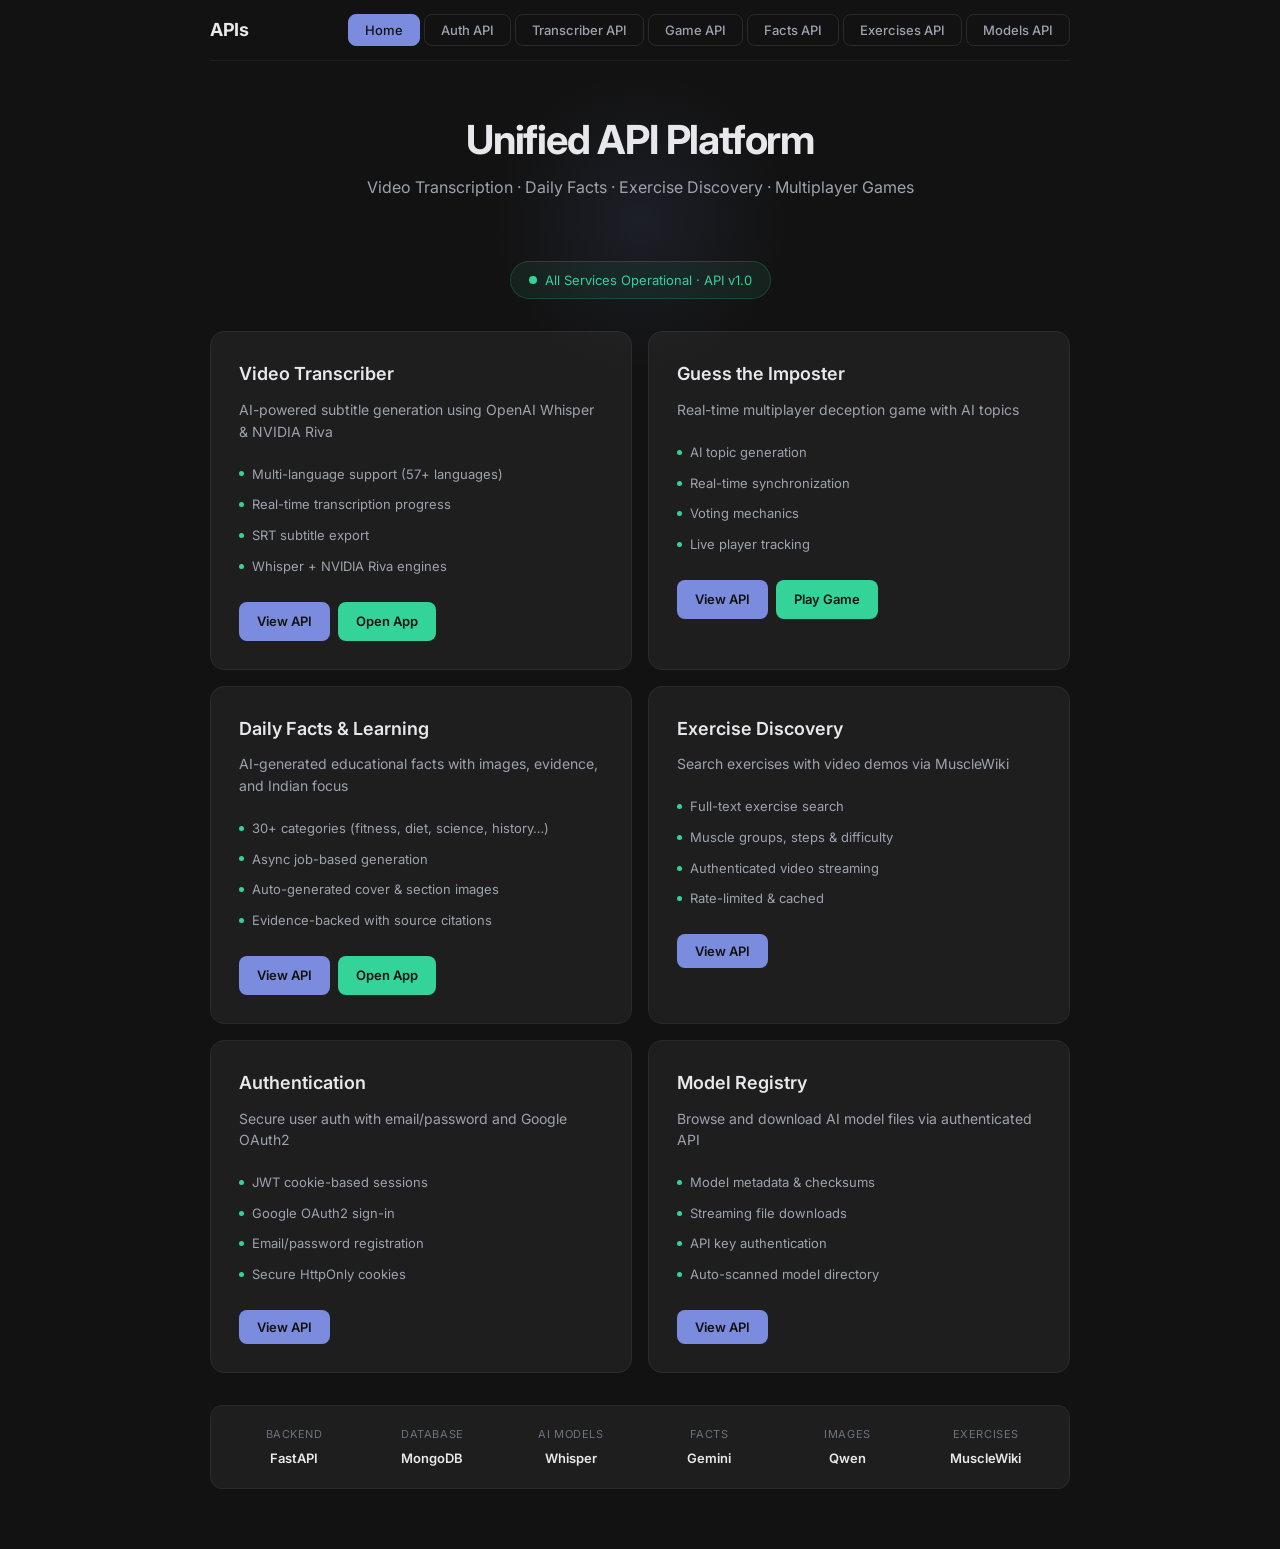
<file: app/templates/home.html>
<!DOCTYPE html>
<html lang="en">

<head>
    <meta charset="UTF-8">
    <meta name="viewport" content="width=device-width, initial-scale=1.0">
    <title>Unified API Platform</title>
    <meta name="description" content="Unified API platform">
    <link rel="preconnect" href="https://fonts.googleapis.com">
    <link rel="preconnect" href="https://fonts.gstatic.com" crossorigin>
    <link
        href="https://fonts.googleapis.com/css2?family=Inter:wght@400;500;600;700&family=JetBrains+Mono:wght@400;500&display=swap"
        rel="stylesheet">
    <style>
        /* ── Reset ─────────────────────────────────────────── */
        *,
        *::before,
        *::after {
            margin: 0;
            padding: 0;
            box-sizing: border-box;
        }

        html {
            font-size: 16px;
            -webkit-font-smoothing: antialiased;
        }

        body {
            font-family: 'Inter', -apple-system, BlinkMacSystemFont, 'Segoe UI', sans-serif;
            background: #121212;
            color: #E8E8EC;
            min-height: 100vh;
            line-height: 1.6;
        }

        /* ── Layout ────────────────────────────────────────── */
        .shell {
            max-width: 900px;
            margin: 0 auto;
            padding: 0 20px 60px;
        }

        /* ── Navbar ────────────────────────────────────────── */
        .navbar {
            display: flex;
            align-items: center;
            justify-content: space-between;
            padding: 14px 0;
            position: sticky;
            top: 0;
            z-index: 50;
            background: #121212;
            border-bottom: 1px solid #1E1E1E;
        }

        .nav-logo {
            font-weight: 700;
            font-size: 18px;
            letter-spacing: -0.02em;
            color: #E8E8EC;
        }

        .nav-tabs {
            display: flex;
            gap: 4px;
        }

        .tab-btn {
            padding: 7px 16px;
            border: 1px solid #2A2A2E;
            border-radius: 8px;
            background: transparent;
            color: #9CA3AF;
            font-family: inherit;
            font-size: 0.8125rem;
            font-weight: 500;
            cursor: pointer;
            transition: all 0.2s;
        }

        .tab-btn:hover {
            background: #1E1E1E;
            color: #E8E8EC;
            border-color: #3A3A3E;
        }

        .tab-btn.active {
            background: #7B8CDE;
            color: #121212;
            border-color: #7B8CDE;
        }

        /* ── Panels ────────────────────────────────────────── */
        .panel {
            display: none;
            animation: fadeUp 0.3s ease;
        }

        .panel.active {
            display: block;
        }

        @keyframes fadeUp {
            from {
                opacity: 0;
                transform: translateY(6px)
            }

            to {
                opacity: 1;
                transform: translateY(0)
            }
        }

        /* ── Hero ──────────────────────────────────────────── */
        .hero {
            text-align: center;
            padding: 56px 0 36px;
            position: relative;
        }

        .hero-glow {
            position: absolute;
            top: 10px;
            left: 50%;
            transform: translateX(-50%);
            width: 300px;
            height: 300px;
            background: radial-gradient(circle, rgba(123, 140, 222, 0.1) 0%, transparent 70%);
            border-radius: 50%;
            pointer-events: none;
        }

        .hero h1 {
            font-size: 2.5rem;
            font-weight: 700;
            letter-spacing: -0.03em;
            line-height: 1.15;
            margin-bottom: 12px;
            position: relative;
        }

        .hero p {
            color: #9CA3AF;
            font-size: 1rem;
            position: relative;
        }

        /* ── Status Badge ──────────────────────────────────── */
        .status-badge {
            display: inline-flex;
            align-items: center;
            gap: 8px;
            background: rgba(52, 211, 153, 0.08);
            border: 1px solid rgba(52, 211, 153, 0.2);
            border-radius: 20px;
            padding: 8px 18px;
            font-size: 0.8125rem;
            color: #34D399;
            margin: 24px 0 32px;
        }

        .status-dot {
            width: 8px;
            height: 8px;
            border-radius: 50%;
            background: #34D399;
            animation: pulse 2s infinite;
        }

        @keyframes pulse {

            0%,
            100% {
                opacity: 1
            }

            50% {
                opacity: 0.4
            }
        }

        /* ── Service Cards ─────────────────────────────────── */
        .services-grid {
            display: grid;
            grid-template-columns: 1fr 1fr;
            gap: 16px;
            margin-bottom: 32px;
        }

        .service-card {
            background: #1E1E1E;
            border: 1px solid #2A2A2E;
            border-radius: 14px;
            padding: 28px;
            transition: all 0.25s;
        }

        .service-card:hover {
            border-color: #3A3A3E;
            box-shadow: 0 4px 20px rgba(0, 0, 0, 0.3);
            transform: translateY(-2px);
        }

        .service-card h3 {
            font-size: 1.125rem;
            font-weight: 600;
            margin-bottom: 10px;
        }

        .service-card p {
            color: #9CA3AF;
            font-size: 0.875rem;
            margin-bottom: 16px;
            line-height: 1.55;
        }

        .feature-list {
            list-style: none;
            margin-bottom: 20px;
        }

        .feature-list li {
            padding: 5px 0;
            color: #9CA3AF;
            font-size: 0.8125rem;
            display: flex;
            align-items: center;
            gap: 8px;
        }

        .feature-list li::before {
            content: "";
            width: 5px;
            height: 5px;
            border-radius: 50%;
            background: #34D399;
            flex-shrink: 0;
        }

        .card-actions {
            display: flex;
            gap: 8px;
            flex-wrap: wrap;
        }

        /* ── Buttons ───────────────────────────────────────── */
        .btn {
            display: inline-flex;
            align-items: center;
            gap: 6px;
            padding: 9px 18px;
            border: none;
            border-radius: 8px;
            font-family: inherit;
            font-size: 0.8125rem;
            font-weight: 600;
            cursor: pointer;
            text-decoration: none;
            transition: all 0.2s;
        }

        .btn-accent {
            background: #7B8CDE;
            color: #121212;
        }

        .btn-accent:hover {
            background: #8E9DE6;
            box-shadow: 0 2px 12px rgba(123, 140, 222, 0.25);
        }

        .btn-green {
            background: #34D399;
            color: #121212;
        }

        .btn-green:hover {
            background: #4ADE80;
        }

        .btn-ghost {
            background: #1E1E1E;
            color: #E8E8EC;
            border: 1px solid #2A2A2E;
        }

        .btn-ghost:hover {
            background: #2A2A2E;
        }

        /* ── Tech Strip ────────────────────────────────────── */
        .tech-strip {
            background: #1E1E1E;
            border: 1px solid #2A2A2E;
            border-radius: 12px;
            padding: 20px;
            display: grid;
            grid-template-columns: repeat(6, 1fr);
            gap: 12px;
        }

        .tech-item {
            text-align: center;
        }

        .tech-label {
            font-size: 0.6875rem;
            color: #6B7280;
            text-transform: uppercase;
            letter-spacing: 0.05em;
            margin-bottom: 4px;
        }

        .tech-val {
            font-size: 0.8125rem;
            font-weight: 600;
            color: #E8E8EC;
        }

        /* ── API Docs Panels ───────────────────────────────── */
        .docs-card {
            background: #1E1E1E;
            border: 1px solid #2A2A2E;
            border-radius: 14px;
            padding: 28px;
            margin-top: 20px;
        }

        .docs-card h2 {
            font-size: 1.375rem;
            font-weight: 700;
            margin-bottom: 4px;
        }

        .docs-card .subtitle {
            color: #9CA3AF;
            font-size: 0.875rem;
            margin-bottom: 24px;
        }

        .section-title {
            font-size: 0.875rem;
            font-weight: 600;
            color: #7B8CDE;
            text-transform: uppercase;
            letter-spacing: 0.04em;
            padding-bottom: 8px;
            border-bottom: 1px solid #2A2A2E;
            margin: 28px 0 16px;
        }

        .section-title:first-of-type {
            margin-top: 0;
        }

        /* Endpoint blocks */
        .endpoint-block {
            margin-bottom: 20px;
        }

        .endpoint-block h4 {
            font-size: 0.875rem;
            font-weight: 600;
            margin-bottom: 6px;
        }

        .endpoint-line {
            display: flex;
            align-items: center;
            gap: 10px;
            background: #151518;
            border-radius: 8px;
            padding: 10px 14px;
            font-family: 'JetBrains Mono', monospace;
            font-size: 0.8125rem;
            margin-bottom: 4px;
            overflow-x: auto;
        }

        .method-badge {
            padding: 2px 8px;
            border-radius: 4px;
            font-size: 0.6875rem;
            font-weight: 700;
            letter-spacing: 0.03em;
            flex-shrink: 0;
        }

        .method-badge.post {
            background: rgba(248, 113, 113, 0.12);
            color: #F87171;
        }

        .method-badge.get {
            background: rgba(52, 211, 153, 0.12);
            color: #34D399;
        }

        .method-badge.delete {
            background: rgba(245, 158, 11, 0.12);
            color: #F59E0B;
        }

        .endpoint-path {
            color: #9CA3AF;
        }

        .endpoint-desc {
            color: #6B7280;
            font-size: 0.8125rem;
            margin-top: 4px;
        }

        /* Info box */
        .info-box {
            background: #151518;
            border: 1px solid #2A2A2E;
            border-radius: 10px;
            padding: 16px 18px;
            margin: 12px 0;
        }

        .info-box p {
            color: #9CA3AF;
            font-size: 0.8125rem;
            margin-bottom: 4px;
        }

        .info-box p:last-child {
            margin-bottom: 0;
        }

        .info-box strong {
            color: #E8E8EC;
        }

        /* Code blocks */
        pre {
            background: #151518;
            border: 1px solid #2A2A2E;
            border-radius: 8px;
            padding: 14px;
            overflow-x: auto;
            margin: 8px 0;
            font-family: 'JetBrains Mono', monospace;
            font-size: 0.75rem;
            color: #34D399;
            line-height: 1.6;
        }

        code {
            font-family: 'JetBrains Mono', monospace;
            font-size: 0.8125rem;
            background: #222226;
            padding: 2px 6px;
            border-radius: 4px;
            color: #7B8CDE;
        }

        /* Category chips */
        .chip-row {
            display: flex;
            flex-wrap: wrap;
            gap: 8px;
            margin: 8px 0;
        }

        .chip {
            background: #222226;
            border: 1px solid #2A2A2E;
            border-radius: 16px;
            padding: 5px 14px;
            font-size: 0.75rem;
            color: #9CA3AF;
        }

        /* ── Responsive ────────────────────────────────────── */
        @media(max-width:700px) {
            .services-grid {
                grid-template-columns: 1fr;
            }

            .tech-strip {
                grid-template-columns: repeat(2, 1fr);
            }

            .hero h1 {
                font-size: 1.75rem;
            }

            .navbar {
                flex-direction: column;
                gap: 10px;
            }

            .nav-tabs {
                flex-wrap: wrap;
                justify-content: center;
            }
        }
    </style>
</head>

<body>
    <div class="shell">
        <nav class="navbar">
            <span class="nav-logo">APIs</span>
            <div class="nav-tabs">
                <button class="tab-btn active" data-tab="home" onclick="switchTab('home')">Home</button>
                <button class="tab-btn" data-tab="auth" onclick="switchTab('auth')">Auth API</button>
                <button class="tab-btn" data-tab="transcriber" onclick="switchTab('transcriber')">Transcriber
                    API</button>
                <button class="tab-btn" data-tab="game" onclick="switchTab('game')">Game API</button>
                <button class="tab-btn" data-tab="facts" onclick="switchTab('facts')">Facts API</button>
                <button class="tab-btn" data-tab="exercises" onclick="switchTab('exercises')">Exercises API</button>
                <button class="tab-btn" data-tab="models" onclick="switchTab('models')">Models API</button>
            </div>
        </nav>

        <!-- ═══ HOME ═══ -->
        <div class="panel active" id="home-panel">
            <div class="hero">
                <div class="hero-glow"></div>
                <h1>Unified API Platform</h1>
                <p>Video Transcription · Daily Facts · Exercise Discovery · Multiplayer Games</p>
            </div>

            <div style="text-align:center">
                <div class="status-badge">
                    <span class="status-dot"></span>
                    All Services Operational · API v1.0
                </div>
            </div>

            <div class="services-grid">
                <div class="service-card">
                    <h3>Video Transcriber</h3>
                    <p>AI-powered subtitle generation using OpenAI Whisper & NVIDIA Riva</p>
                    <ul class="feature-list">
                        <li>Multi-language support (57+ languages)</li>
                        <li>Real-time transcription progress</li>
                        <li>SRT subtitle export</li>
                        <li>Whisper + NVIDIA Riva engines</li>
                    </ul>
                    <div class="card-actions">
                        <button class="btn btn-accent" onclick="switchTab('transcriber')">View API</button>
                        <a class="btn btn-green" href="https://subs.ayush.ltd" target="_blank">Open App</a>
                    </div>
                </div>

                <div class="service-card">
                    <h3>Guess the Imposter</h3>
                    <p>Real-time multiplayer deception game with AI topics</p>
                    <ul class="feature-list">
                        <li>AI topic generation</li>
                        <li>Real-time synchronization</li>
                        <li>Voting mechanics</li>
                        <li>Live player tracking</li>
                    </ul>
                    <div class="card-actions">
                        <button class="btn btn-accent" onclick="switchTab('game')">View API</button>
                        <a class="btn btn-green" href="https://game.ayush.ltd" target="_blank">Play Game</a>
                    </div>
                </div>

                <div class="service-card">
                    <h3>Daily Facts & Learning</h3>
                    <p>AI-generated educational facts with images, evidence, and Indian focus</p>
                    <ul class="feature-list">
                        <li>30+ categories (fitness, diet, science, history…)</li>
                        <li>Async job-based generation</li>
                        <li>Auto-generated cover & section images</li>
                        <li>Evidence-backed with source citations</li>
                    </ul>
                    <div class="card-actions">
                        <button class="btn btn-accent" onclick="switchTab('facts')">View API</button>
                        <a class="btn btn-green" href="https://fact.ayush.ltd" target="_blank">Open App</a>
                    </div>
                </div>

                <div class="service-card">
                    <h3>Exercise Discovery</h3>
                    <p>Search exercises with video demos via MuscleWiki</p>
                    <ul class="feature-list">
                        <li>Full-text exercise search</li>
                        <li>Muscle groups, steps & difficulty</li>
                        <li>Authenticated video streaming</li>
                        <li>Rate-limited & cached</li>
                    </ul>
                    <div class="card-actions">
                        <button class="btn btn-accent" onclick="switchTab('exercises')">View API</button>
                    </div>
                </div>

                <div class="service-card">
                    <h3>Authentication</h3>
                    <p>Secure user auth with email/password and Google OAuth2</p>
                    <ul class="feature-list">
                        <li>JWT cookie-based sessions</li>
                        <li>Google OAuth2 sign-in</li>
                        <li>Email/password registration</li>
                        <li>Secure HttpOnly cookies</li>
                    </ul>
                    <div class="card-actions">
                        <button class="btn btn-accent" onclick="switchTab('auth')">View API</button>
                    </div>
                </div>

                <div class="service-card">
                    <h3>Model Registry</h3>
                    <p>Browse and download AI model files via authenticated API</p>
                    <ul class="feature-list">
                        <li>Model metadata & checksums</li>
                        <li>Streaming file downloads</li>
                        <li>API key authentication</li>
                        <li>Auto-scanned model directory</li>
                    </ul>
                    <div class="card-actions">
                        <button class="btn btn-accent" onclick="switchTab('models')">View API</button>
                    </div>
                </div>
            </div>

            <div class="tech-strip">
                <div class="tech-item">
                    <div class="tech-label">Backend</div>
                    <div class="tech-val">FastAPI</div>
                </div>
                <div class="tech-item">
                    <div class="tech-label">Database</div>
                    <div class="tech-val">MongoDB</div>
                </div>
                <div class="tech-item">
                    <div class="tech-label">AI Models</div>
                    <div class="tech-val">Whisper</div>
                </div>
                <div class="tech-item">
                    <div class="tech-label">Facts</div>
                    <div class="tech-val">Gemini</div>
                </div>
                <div class="tech-item">
                    <div class="tech-label">Images</div>
                    <div class="tech-val">Qwen</div>
                </div>
                <div class="tech-item">
                    <div class="tech-label">Exercises</div>
                    <div class="tech-val">MuscleWiki</div>
                </div>
            </div>
        </div>

        <!-- ═══ TRANSCRIBER API ═══ -->
        <div class="panel" id="transcriber-panel">
            <div class="docs-card">
                <h2>Video Transcriber API</h2>
                <p class="subtitle">Convert videos to timestamped subtitles with AI transcription</p>

                <div class="section-title">Core Endpoints</div>

                <div class="endpoint-block">
                    <h4>Create Transcription Job</h4>
                    <div class="endpoint-line">
                        <span class="method-badge post">POST</span>
                        <span class="endpoint-path">/api/jobs</span>
                    </div>
                    <p class="endpoint-desc">Upload a video file and start transcription</p>
                </div>

                <div class="endpoint-block">
                    <h4>Get Job Status</h4>
                    <div class="endpoint-line">
                        <span class="method-badge get">GET</span>
                        <span class="endpoint-path">/api/jobs/{job_id}</span>
                    </div>
                    <p class="endpoint-desc">Check status and progress of a transcription job</p>
                </div>

                <div class="endpoint-block">
                    <h4>Download Subtitles</h4>
                    <div class="endpoint-line">
                        <span class="method-badge get">GET</span>
                        <span class="endpoint-path">/api/jobs/{job_id}/subtitles</span>
                    </div>
                    <p class="endpoint-desc">Download the generated SRT subtitle file</p>
                </div>

                <div class="endpoint-block">
                    <h4>List All Jobs</h4>
                    <div class="endpoint-line">
                        <span class="method-badge get">GET</span>
                        <span class="endpoint-path">/api/jobs</span>
                    </div>
                    <p class="endpoint-desc">Retrieve a list of all transcription jobs</p>
                </div>

                <div class="endpoint-block">
                    <h4>Delete Job</h4>
                    <div class="endpoint-line">
                        <span class="method-badge delete">DELETE</span>
                        <span class="endpoint-path">/api/jobs/{job_id}</span>
                    </div>
                    <p class="endpoint-desc">Delete a transcription job and its files</p>
                </div>

                <div class="section-title">Supported Models</div>
                <div class="info-box">
                    <p><strong>tiny</strong> — Fastest, lowest accuracy (~40 MB)</p>
                    <p><strong>base</strong> — Balanced speed/accuracy (~140 MB)</p>
                    <p><strong>small</strong> — Good accuracy (~500 MB)</p>
                    <p><strong>medium</strong> — High accuracy (~1.5 GB)</p>
                    <p><strong>large-v3</strong> — Highest accuracy (~3 GB)</p>
                </div>

                <div class="section-title">Supported Languages</div>
                <p style="color:#9CA3AF;font-size:0.875rem;">57+ languages including English, Spanish, French, German,
                    Chinese, Japanese, Arabic, Hindi, and more.</p>

                <div class="section-title">Request Parameters</div>
                <div class="info-box">
                    <p><strong>file</strong> — Video file to transcribe (required)</p>
                    <p><strong>language</strong> — Language code (e.g. <code>en</code>, <code>es</code>) — auto-detect
                        if omitted</p>
                    <p><strong>translate</strong> — <code>on</code> or <code>off</code> — translate to English</p>
                    <p><strong>model</strong> — <code>tiny</code>, <code>base</code>, <code>small</code>,
                        <code>medium</code>, <code>large-v3</code> (default: medium)
                    </p>
                </div>

                <div class="section-title">NVIDIA Riva Endpoint</div>

                <div class="endpoint-block">
                    <h4>Create Riva Transcription Job</h4>
                    <div class="endpoint-line">
                        <span class="method-badge post">POST</span>
                        <span class="endpoint-path">/api/riva/jobs</span>
                    </div>
                    <p class="endpoint-desc">Upload a video/audio file and queue transcription via NVIDIA Riva. Supports
                        large files with automatic chunking.</p>
                </div>

                <div class="info-box">
                    <p><strong>file</strong> — Video or audio file to transcribe (required)</p>
                    <p><strong>language</strong> — Source language code (default: <code>ja</code>)</p>
                    <p><strong>translate</strong> — <code>on</code> or <code>off</code> — translate to English (default:
                        on)</p>
                </div>
                <p style="color:#6B7280;font-size:0.8125rem;margin-top:8px;">Status, download, list, and delete reuse
                    the standard <code>/api/jobs</code> endpoints above.</p>
            </div>
        </div>

        <!-- ═══ GAME API ═══ -->
        <div class="panel" id="game-panel">
            <div class="docs-card">
                <h2>Guess the Imposter API</h2>
                <p class="subtitle">Real-time multiplayer game where players guess who has a different topic</p>

                <div class="section-title">Game Features</div>
                <div class="info-box">
                    <ul class="feature-list">
                        <li>AI-generated topic pairs using Gemini</li>
                        <li>Random imposter assignment</li>
                        <li>10-minute discussion phase</li>
                        <li>2-minute voting phase</li>
                        <li>Real-time player synchronization</li>
                        <li>Support for 3–8 players per game</li>
                        <li>8+ game categories with AI variations</li>
                    </ul>
                </div>

                <div class="section-title">Core Endpoints</div>

                <div class="endpoint-block">
                    <h4>Create Game</h4>
                    <div class="endpoint-line"><span class="method-badge post">POST</span><span
                            class="endpoint-path">/api/game/create</span></div>
                    <p class="endpoint-desc">Create a new game session with a category</p>
                </div>

                <div class="endpoint-block">
                    <h4>Join Game</h4>
                    <div class="endpoint-line"><span class="method-badge post">POST</span><span
                            class="endpoint-path">/api/game/{session_id}/join</span></div>
                    <p class="endpoint-desc">Join an existing game with session code</p>
                </div>

                <div class="endpoint-block">
                    <h4>Start Game</h4>
                    <div class="endpoint-line"><span class="method-badge post">POST</span><span
                            class="endpoint-path">/api/game/{session_id}/start</span></div>
                    <p class="endpoint-desc">Start the game and assign imposter (minimum 3 players)</p>
                </div>

                <div class="endpoint-block">
                    <h4>Get Game State</h4>
                    <div class="endpoint-line"><span class="method-badge get">GET</span><span
                            class="endpoint-path">/api/game/{session_id}?player_id={id}</span></div>
                    <p class="endpoint-desc">Get current game state — shows different topic based on role</p>
                </div>

                <div class="endpoint-block">
                    <h4>Submit Vote</h4>
                    <div class="endpoint-line"><span class="method-badge post">POST</span><span
                            class="endpoint-path">/api/game/{session_id}/vote</span></div>
                    <p class="endpoint-desc">Vote for suspected imposter during voting phase</p>
                </div>

                <div class="endpoint-block">
                    <h4>Transition to Voting</h4>
                    <div class="endpoint-line"><span class="method-badge post">POST</span><span
                            class="endpoint-path">/api/game/{session_id}/transition-voting</span></div>
                    <p class="endpoint-desc">End discussion and start voting phase</p>
                </div>

                <div class="endpoint-block">
                    <h4>End Voting & Get Results</h4>
                    <div class="endpoint-line"><span class="method-badge post">POST</span><span
                            class="endpoint-path">/api/game/{session_id}/end-voting</span></div>
                    <p class="endpoint-desc">End voting and determine game results</p>
                </div>

                <div class="endpoint-block">
                    <h4>Get Game Result</h4>
                    <div class="endpoint-line"><span class="method-badge get">GET</span><span
                            class="endpoint-path">/api/game/{session_id}/result</span></div>
                    <p class="endpoint-desc">Retrieve reveal/result after voting</p>
                </div>

                <div class="endpoint-block">
                    <h4>List Available Games</h4>
                    <div class="endpoint-line"><span class="method-badge get">GET</span><span
                            class="endpoint-path">/api/games/available</span></div>
                    <p class="endpoint-desc">Get list of all games waiting for players</p>
                </div>

                <div class="endpoint-block">
                    <h4>Start New Round</h4>
                    <div class="endpoint-line"><span class="method-badge post">POST</span><span
                            class="endpoint-path">/api/game/{session_id}/new-round</span></div>
                    <p class="endpoint-desc">Start a fresh round for the same players</p>
                </div>

                <div class="endpoint-block">
                    <h4>Player Heartbeat</h4>
                    <div class="endpoint-line"><span class="method-badge post">POST</span><span
                            class="endpoint-path">/api/game/{session_id}/heartbeat</span></div>
                    <p class="endpoint-desc">Keep a player marked active in a session</p>
                </div>

                <div class="section-title">Admin Endpoints</div>

                <div class="endpoint-block">
                    <h4>Cleanup Inactive Players</h4>
                    <div class="endpoint-line"><span class="method-badge post">POST</span><span
                            class="endpoint-path">/api/games/cleanup-inactive</span></div>
                    <p class="endpoint-desc">Remove inactive players from waiting games</p>
                </div>

                <div class="endpoint-block">
                    <h4>Cleanup Old Games</h4>
                    <div class="endpoint-line"><span class="method-badge post">POST</span><span
                            class="endpoint-path">/api/games/cleanup</span></div>
                    <p class="endpoint-desc">Delete old/waiting game sessions</p>
                </div>

                <div class="endpoint-block">
                    <h4>Delete Game</h4>
                    <div class="endpoint-line"><span class="method-badge delete">DELETE</span><span
                            class="endpoint-path">/api/game/{session_id}</span></div>
                    <p class="endpoint-desc">Delete a game session and all its data</p>
                </div>

                <div class="section-title">Game Categories</div>
                <div class="chip-row">
                    <span class="chip">🦁 Animals</span>
                    <span class="chip">👨‍💼 Professions</span>
                    <span class="chip">🌍 Countries</span>
                    <span class="chip">🍎 Fruits</span>
                    <span class="chip">⚽ Sports</span>
                    <span class="chip">🎬 Movies</span>
                    <span class="chip">🦸 Superheroes</span>
                    <span class="chip">🍕 Foods</span>
                </div>

                <div class="section-title">Game Phases</div>
                <div class="info-box">
                    <p><strong>Waiting</strong> — Players can join the game</p>
                    <p><strong>Discussion</strong> — 10 minutes — players discuss the topic</p>
                    <p><strong>Voting</strong> — 1 minute — players vote for suspected imposter</p>
                    <p><strong>Result</strong> — Reveal and scores shown</p>
                </div>

                <div style="margin-top:24px;">
                    <a href="https://game.ayush.ltd" target="_blank" class="btn btn-accent">Play Game Now →</a>
                </div>
            </div>
        </div>

        <!-- ═══ FACTS API ═══ -->
        <div class="panel" id="facts-panel">
            <div class="docs-card">
                <h2>Daily Facts API</h2>
                <p class="subtitle">AI-generated educational facts with evidence, images, and 30+ categories</p>

                <div class="section-title">How It Works</div>
                <div class="info-box">
                    <p>Fact generation is <strong>asynchronous</strong>. You start a generation job, then poll for the result.</p>
                    <p><strong>1.</strong> Call <code>POST /api/facts/generate?category=food</code> to start a job.</p>
                    <p><strong>2.</strong> The response returns a <code>job_id</code>.</p>
                    <p><strong>3.</strong> Poll <code>GET /api/facts/status/{job_id}</code> until status is <code>completed</code>.</p>
                    <p>Images are generated in the background and merged into the response as they become ready.</p>
                </div>

                <div class="section-title">Core Endpoints</div>

                <div class="endpoint-block">
                    <h4>Generate Fact (Start Job)</h4>
                    <div class="endpoint-line">
                        <span class="method-badge post">POST</span>
                        <span class="endpoint-path">/api/facts/generate?category={category}</span>
                    </div>
                    <p class="endpoint-desc">Start an async fact generation job. Rate limited to 10/day per IP. Returns a job_id for polling.</p>
                </div>

                <div class="endpoint-block">
                    <h4>Poll Job Status</h4>
                    <div class="endpoint-line">
                        <span class="method-badge get">GET</span>
                        <span class="endpoint-path">/api/facts/status/{job_id}</span>
                    </div>
                    <p class="endpoint-desc">Check generation progress. Returns <code>processing</code>, <code>completed</code> (with full fact data), or <code>failed</code>.</p>
                </div>

                <div class="endpoint-block">
                    <h4>List Categories</h4>
                    <div class="endpoint-line">
                        <span class="method-badge get">GET</span>
                        <span class="endpoint-path">/api/facts/categories</span>
                    </div>
                    <p class="endpoint-desc">List all supported categories with IDs and display names</p>
                </div>

                <div class="endpoint-block">
                    <h4>Fact History</h4>
                    <div class="endpoint-line">
                        <span class="method-badge get">GET</span>
                        <span class="endpoint-path">/api/facts/history?category={cat}&amp;limit=20&amp;skip=0</span>
                    </div>
                    <p class="endpoint-desc">Browse previously generated facts with pagination and optional category filter</p>
                </div>

                <div class="endpoint-block">
                    <h4>Retry Failed Images</h4>
                    <div class="endpoint-line">
                        <span class="method-badge post">POST</span>
                        <span class="endpoint-path">/api/facts/{content_hash}/retry-images</span>
                    </div>
                    <p class="endpoint-desc">Retry image generation for a fact where images previously failed. Only retries missing keys.</p>
                </div>

                <div class="section-title">Categories</div>
                <div class="chip-row">
                    <span class="chip">💪 Fitness</span>
                    <span class="chip">🥗 Indian Diet</span>
                    <span class="chip">🏋️ Home Workouts</span>
                    <span class="chip">❌ Nutrition Myths</span>
                    <span class="chip">🍛 Food</span>
                    <span class="chip">🚀 Space</span>
                    <span class="chip">📜 History</span>
                    <span class="chip">💻 Technology</span>
                    <span class="chip">🔬 Science</span>
                    <span class="chip">🇮🇳 India</span>
                    <span class="chip">🏛️ Indian Politics</span>
                    <span class="chip">📖 Indian Constitution</span>
                    <span class="chip">⚖️ Indian Laws</span>
                    <span class="chip">🌿 Nature</span>
                    <span class="chip">💊 Medicine</span>
                    <span class="chip">📈 Economics</span>
                    <span class="chip">🌍 Geography</span>
                    <span class="chip">🎭 Culture</span>
                    <span class="chip">➕ Mathematics</span>
                    <span class="chip">🧠 Psychology</span>
                    <span class="chip">🧬 Biology</span>
                    <span class="chip">⚛️ Physics</span>
                    <span class="chip">👗 Fashion</span>
                    <span class="chip">🎨 Art</span>
                    <span class="chip">🏗️ Architecture</span>
                    <span class="chip">🎵 Music</span>
                    <span class="chip">⚽ Sports</span>
                    <span class="chip">🛡️ Defense</span>
                    <span class="chip">🗣️ Languages</span>
                    <span class="chip">🔱 Mythology</span>
                    <span class="chip">🌾 Agriculture</span>
                    <span class="chip">🚂 Transport</span>
                    <span class="chip">🎬 Cinema</span>
                    <span class="chip">🧘 Philosophy</span>
                    <span class="chip">🕵️ Mythbusters</span>
                    <span class="chip">🌐 Country</span>
                </div>

                <div class="section-title">Response Structure</div>
                <div class="info-box">
                    <p>Each generated fact includes:</p>
                    <p><strong>headline_fact</strong> — Attention-grabbing one-line summary</p>
                    <p><strong>topic</strong> — Short noun phrase (used for deduplication)</p>
                    <p><strong>history</strong> — Full origin story with names, dates & context</p>
                    <p><strong>core_mechanics</strong> — How and why it works (first-principles explanation)</p>
                    <p><strong>why_it_matters</strong> — Significance and real-world impact</p>
                    <p><strong>impact_on_india</strong> — India-specific effects and statistics</p>
                    <p><strong>cultural_significance</strong> — Cultural, spiritual & artistic meaning</p>
                    <p><strong>timeline</strong> — Chronological milestones with dates</p>
                    <p><strong>common_misconceptions</strong> — Myths vs reality with evidence</p>
                    <p><strong>sources</strong> — Verifiable references with URLs</p>
                    <p><strong>images</strong> — Auto-generated cover, overview & how-it-works images</p>
                </div>

                <div class="section-title">Wellness Categories (Fitness & Diet)</div>
                <div class="info-box">
                    <p>The <strong>fitness</strong>, <strong>indian_diet</strong>, <strong>home_workouts</strong>, and <strong>nutrition_myths</strong> categories return additional fields:</p>
                    <p><strong>training_guide</strong> — Exercises with sets, reps, form cues & difficulty</p>
                    <p><strong>nutrition_guide</strong> — Indian food items with macros per serving</p>
                    <p><strong>safety_disclaimer</strong> — Medical/fitness safety notice</p>
                </div>

                <div class="section-title">Rate Limits</div>
                <div class="info-box">
                    <p><strong>Generate fact:</strong> 10 requests / day per IP</p>
                    <p><strong>Categories & history:</strong> 30 requests / minute</p>
                    <p><strong>Retry images:</strong> 10 requests / day</p>
                </div>

                <div style="margin-top:24px;">
                    <a href="https://fact.ayush.ltd" target="_blank" class="btn btn-accent">Open Facts App →</a>
                </div>
            </div>
        </div>

        <!-- ═══ EXERCISES API ═══ -->
        <div class="panel" id="exercises-panel">
            <div class="docs-card">
                <h2>Exercise Discovery API</h2>
                <p class="subtitle">Search exercises and stream video demonstrations via MuscleWiki</p>

                <div class="section-title">How It Works</div>
                <div class="info-box">
                    <p>The Exercises API is a <strong>read-only proxy</strong> to MuscleWiki. It caches exercise metadata for 6 hours and streams video bytes on demand.</p>
                    <p>No API key is required from the client — authentication with the upstream provider is handled server-side.</p>
                </div>

                <div class="section-title">Endpoints</div>

                <div class="endpoint-block">
                    <h4>Search Exercises</h4>
                    <div class="endpoint-line">
                        <span class="method-badge get">GET</span>
                        <span class="endpoint-path">/api/exercises?q={search_term}</span>
                    </div>
                    <p class="endpoint-desc">Full-text search for exercises. Returns up to 6 results with muscle groups, equipment, difficulty, steps, and video paths. Minimum 2 characters required.</p>
                </div>

                <div class="endpoint-block">
                    <h4>Get Exercise Details</h4>
                    <div class="endpoint-line">
                        <span class="method-badge get">GET</span>
                        <span class="endpoint-path">/api/exercises/{exercise_id}</span>
                    </div>
                    <p class="endpoint-desc">Retrieve full details for a specific exercise by its ID</p>
                </div>

                <div class="endpoint-block">
                    <h4>Stream Exercise Video</h4>
                    <div class="endpoint-line">
                        <span class="method-badge get">GET</span>
                        <span class="endpoint-path">/api/exercises/{exercise_id}/videos/{video_index}</span>
                    </div>
                    <p class="endpoint-desc">Stream a specific video demonstration. Supports HTTP Range requests for seeking. Videos are proxied from MuscleWiki and never cached locally.</p>
                </div>

                <div class="section-title">Response Schema</div>
                <div class="info-box">
                    <p>Each exercise object includes:</p>
                    <p><strong>id</strong> — Unique exercise identifier</p>
                    <p><strong>name</strong> — Exercise name</p>
                    <p><strong>primary_muscles</strong> — Array of targeted muscle groups</p>
                    <p><strong>equipment</strong> — Required equipment category</p>
                    <p><strong>difficulty</strong> — Difficulty level</p>
                    <p><strong>steps</strong> — Step-by-step instructions</p>
                    <p><strong>videos</strong> — Array of video objects with <code>index</code>, <code>angle</code>, <code>gender</code>, and streaming <code>path</code></p>
                    <p><strong>provider</strong> — Data source attribution (MuscleWiki)</p>
                </div>

                <div class="section-title">Example Request</div>
                <pre>curl https://api.ayush.ltd/api/exercises?q=push+up</pre>

                <div class="section-title">Rate Limits</div>
                <div class="info-box">
                    <p><strong>Search & details:</strong> 30 requests / minute</p>
                    <p><strong>Video streaming:</strong> 120 requests / minute</p>
                </div>
            </div>
        </div>

        <!-- ═══ AUTH API ═══ -->
        <div class="panel" id="auth-panel">
            <div class="docs-card">
                <h2>Authentication API</h2>
                <p class="subtitle">Secure user authentication with email/password and Google OAuth2</p>

                <div class="section-title">How It Works</div>
                <div class="info-box">
                    <p>Authentication uses <strong>JWT tokens</strong> stored in <strong>HttpOnly cookies</strong>.
                        After login, a secure cookie is set automatically&mdash;no need to manage tokens manually.</p>
                    <p>Two flows are supported: <strong>email/password</strong> registration & login, and <strong>Google
                            OAuth2</strong> single sign-on.</p>
                </div>

                <div class="section-title">Password Authentication</div>

                <div class="endpoint-block">
                    <h4>Register</h4>
                    <div class="endpoint-line">
                        <span class="method-badge post">POST</span>
                        <span class="endpoint-path">/auth/register</span>
                    </div>
                    <p class="endpoint-desc">Create a new account with email and password. Uses OAuth2 form encoding.
                    </p>
                </div>

                <div class="endpoint-block">
                    <h4>Login</h4>
                    <div class="endpoint-line">
                        <span class="method-badge post">POST</span>
                        <span class="endpoint-path">/auth/token</span>
                    </div>
                    <p class="endpoint-desc">Authenticate with email/password. Returns a JWT in a secure HttpOnly
                        cookie.</p>
                </div>

                <div class="section-title">Google OAuth2</div>

                <div class="endpoint-block">
                    <h4>Start Google Login</h4>
                    <div class="endpoint-line">
                        <span class="method-badge get">GET</span>
                        <span class="endpoint-path">/auth/google/login</span>
                    </div>
                    <p class="endpoint-desc">Redirects to the Google OAuth2 consent screen</p>
                </div>

                <div class="endpoint-block">
                    <h4>Google Callback</h4>
                    <div class="endpoint-line">
                        <span class="method-badge get">GET</span>
                        <span class="endpoint-path">/auth/google/callback</span>
                    </div>
                    <p class="endpoint-desc">Handles the OAuth2 callback, creates/updates user, sets JWT cookie, and
                        redirects to the frontend</p>
                </div>

                <div class="section-title">Session Management</div>

                <div class="endpoint-block">
                    <h4>Get Current User</h4>
                    <div class="endpoint-line">
                        <span class="method-badge get">GET</span>
                        <span class="endpoint-path">/auth/me</span>
                    </div>
                    <p class="endpoint-desc">Return the profile of the currently authenticated user</p>
                </div>

                <div class="endpoint-block">
                    <h4>Logout</h4>
                    <div class="endpoint-line">
                        <span class="method-badge post">POST</span>
                        <span class="endpoint-path">/auth/logout</span>
                    </div>
                    <p class="endpoint-desc">Clear the HttpOnly authentication cookie and end the session</p>
                </div>

                <div class="section-title">Request Format</div>
                <div class="info-box">
                    <p><strong>Register & Login</strong> use OAuth2 form data
                        (<code>application/x-www-form-urlencoded</code>):</p>
                    <p>&nbsp;&nbsp;<strong>username</strong> — User's email address</p>
                    <p>&nbsp;&nbsp;<strong>password</strong> — User's password</p>
                </div>

                <div class="section-title">Auth Cookie Details</div>
                <div class="info-box">
                    <p><strong>Cookie name:</strong> <code>access_token</code></p>
                    <p><strong>HttpOnly:</strong> Yes &mdash; not accessible via JavaScript</p>
                    <p><strong>Secure:</strong> Yes &mdash; HTTPS only</p>
                    <p><strong>SameSite:</strong> None &mdash; cross-origin supported</p>
                </div>
            </div>
        </div>

        <!-- ═══ MODELS API ═══ -->
        <div class="panel" id="models-panel">
            <div class="docs-card">
                <h2>Models API</h2>
                <p class="subtitle">Browse and download AI model files from the server</p>

                <div class="section-title">Authentication</div>
                <div class="info-box">
                    <p>All model endpoints require a valid <code>X-Api-Key</code> header. Contact the administrator to
                        obtain an API key.</p>
                </div>

                <div class="section-title">Endpoints</div>

                <div class="endpoint-block">
                    <h4>List All Models</h4>
                    <div class="endpoint-line">
                        <span class="method-badge get">GET</span>
                        <span class="endpoint-path">/api/models</span>
                    </div>
                    <p class="endpoint-desc">Return metadata for every available model file</p>
                </div>

                <div class="endpoint-block">
                    <h4>Download Model</h4>
                    <div class="endpoint-line">
                        <span class="method-badge get">GET</span>
                        <span class="endpoint-path">/api/models/download/{model_id}</span>
                    </div>
                    <p class="endpoint-desc">Stream a model file as a binary download</p>
                </div>

                <div class="section-title">Response Schema</div>
                <div class="info-box">
                    <p>Each model object includes:</p>
                    <p><strong>id</strong> — Stable, URL-safe short ID (SHA-256 derived)</p>
                    <p><strong>name</strong> — Human-readable model name</p>
                    <p><strong>fileName</strong> — Original file name on disk</p>
                    <p><strong>downloadUrl</strong> — Direct download path</p>
                    <p><strong>sizeBytes</strong> — File size in bytes</p>
                    <p><strong>lastModified</strong> — ISO 8601 timestamp (UTC)</p>
                    <p><strong>checksum</strong> — SHA-256 hex digest for verification</p>
                </div>

                <div class="section-title">Example Request</div>
                <pre>curl -H "X-Api-Key: YOUR_KEY" https://api.ayush.ltd/api/models</pre>

                <div class="section-title">Rate Limits</div>
                <div class="info-box">
                    <p><strong>List models:</strong> 2 requests / minute</p>
                    <p><strong>Download model:</strong> 5 requests / hour</p>
                </div>
            </div>
        </div>
    </div>

    <script>
        function switchTab(tabName) {
            document.querySelectorAll('.panel').forEach(function (p) { p.classList.remove('active'); });
            document.querySelectorAll('.tab-btn').forEach(function (b) { b.classList.remove('active'); });
            document.getElementById(tabName + '-panel').classList.add('active');
            document.querySelector('[data-tab="' + tabName + '"]').classList.add('active');
        }
    </script>
</body>

</html>
</file>
